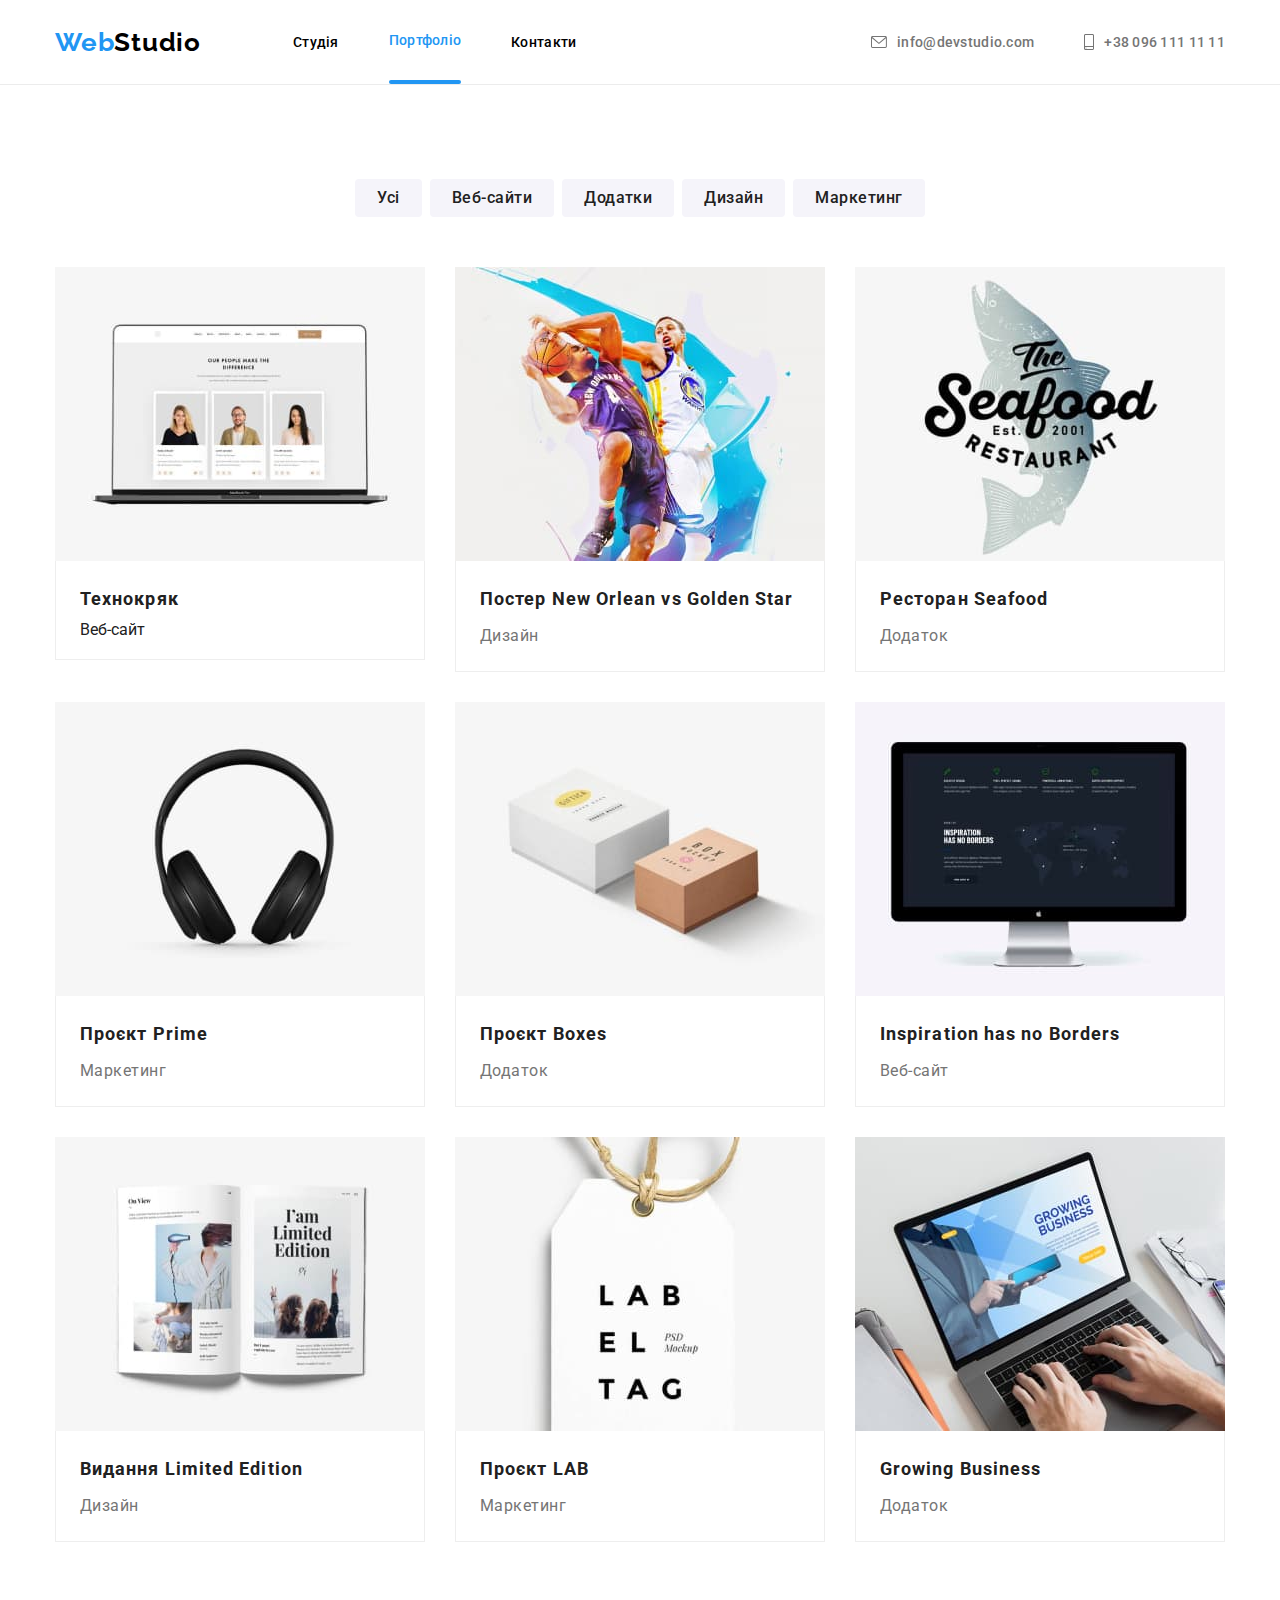
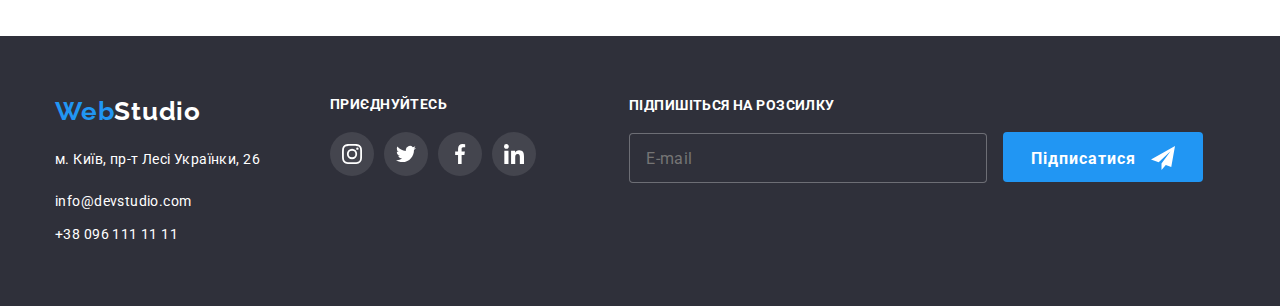
<file: portfolio.html>
<!DOCTYPE html>
<html lang="uk">
  <head>
    <meta charset="UTF-8" />
    <meta http-equiv="X-UA-Compatible" content="IE=edge" />
    <meta name="viewport" content="width=device-width, initial-scale=1.0" />
    <title>Портфоліо</title>
    <link rel="preconnect" href="https://fonts.googleapis.com" />
    <link rel="preconnect" href="https://fonts.gstatic.com" crossorigin />
    <link
      rel="stylesheet"
      href="https://cdnjs.cloudflare.com/ajax/libs/modern-normalize/1.1.0/modern-normalize.min.css"
    />
    <link
      href="https://fonts.googleapis.com/css2?family=Montserrat&family=Raleway:wght@700&family=Roboto:wght@400;500;700;900&display=swap"
      rel="stylesheet"
    />
    <link rel="stylesheet" href="./css/main.min.css" />
  </head>
  <body>
    <header>
      <div class="header container">
        <nav class="header-nav-box">
          <a
            class="header-logo"
            href=" https://hannayeromina.github.io/goit-markup-hw-03/"
            lang="en"
            ><span class="logo__span">Web</span>Studio</a
          >
          <ul class="header-nav-site">
            <li class="header-nav-site__list">
              <a class="header-nav-site__link" href="./index.html">Студія</a>
            </li>
            <li class="header-nav-site__list header-nav-site__list--line">
              <a class="header-nav-site__link header-nav-site__link--blue" href="./portfolio.html">Портфоліо</a>
            </li>
            <li class="header-nav-site__list">
              <a class="header-nav-site__link" href="/">Контакти</a>
            </li>
          </ul>
        </nav>
        <ul class="header-contact list">
          <li class="header-contact__list">
            <a class="header-contact__link" href="mailto:info@devstudio.com"
              ><svg width="16" height="12" class="header-contact__icon">
                <use href="./images/icons.svg#icon-envelope"></use>
              </svg>
              info@devstudio.com</a
            >
          </li>
          <li class="header-contact__list">
            <a class="header-contact__link" href="tel:+380961111111"
              ><svg width="10" height="16" class="header-contact__icon">
                <use href="./images/icons.svg#icon-smartphone"></use>
              </svg>
              +38 096 111 11 11</a
            >
          </li>
        </ul>
      </div>
    </header>
    <main>
      <section class="portfolio-section">
        <div class="container">
          <ul class="list portfolio-nav">
            <li class="portfolio-nav__list">
              <button class="portfolio-nav__button" type="button">Усі</button>
            </li>
            <li class="portfolio-nav__list">
              <button class="portfolio-nav__button" type="button">Веб-сайти</button>
            </li>
            <li class="portfolio-nav__list">
              <button class="portfolio-nav__button" type="button">Додатки</button>
            </li>
            <li class="portfolio-nav__list">
              <button class="portfolio-nav__button" type="button">Дизайн</button>
            </li>
            <li class="portfolio-nav__list">
              <button class="portfolio-nav__button" type="button">Маркетинг</button>
            </li>
          </ul>
          <ul class="list portfolio-gallery">
            <li class="portfolio-card">
              <a class="portfolio-card__link" href="/">
                <div class="portfolio-card__overlay">
                  <img
                    class="portfolio-card__images"
                    src="./images/img1.jpg"
                    alt="Ноутбук"
                    width="370"
                    height="294"
                  />
                  <div class="portfolio-card__text">
                    <p>
                      Ресурс пропонує комплексні пропозиції з різним рівнем
                      функціоналу та сервісів. Все це дозволить відвідувачу
                      отримати вичерпні відомості про компанію чи приватну
                      особу.
                    </p>
                  </div>
                </div>
                <div class="portfolio-card__border">
                  <h3 class="portfolio-card__title">Технокряк</h3>
                  <p class="paragraph-portfolio">Веб-сайт</p>
                </div>
              </a>
            </li>
            <li class="portfolio-card">
              <a class="portfolio-card__link" href="/">
                <div class="portfolio-card__overlay">
                  <img
                    class="portfolio-card__images"
                    src="./images/img2.jpg"
                    alt="Баскетболісти"
                    width="370"
                    height="294"
                  />
                  <div class="portfolio-card__text">
                    <p>
                      Ресурс пропонує комплексні пропозиції з різним рівнем
                      функціоналу та сервісів. Все це дозволить відвідувачу
                      отримати вичерпні відомості про компанію чи приватну
                      особу.
                    </p>
                  </div>
                </div>
                <div class="portfolio-card__border">
                  <h3 class="portfolio-card__title">
                    Постер New Orlean vs Golden Star
                  </h3>
                  <p class="portfolio-card__paragraph">Дизайн</p>
                </div>
              </a>
            </li>
            <li class="portfolio-card">
              <a class="portfolio-card__link" href="/">
                <div class="portfolio-card__overlay">
                  <img
                    class="portfolio-card__images"
                    src="./images/img3.jpg"
                    alt="Логотип ресторана"
                    width="370"
                    height="294"
                  />
                  <div class="portfolio-card__text">
                    <p>
                      Ресурс пропонує комплексні пропозиції з різним рівнем
                      функціоналу та сервісів. Все це дозволить відвідувачу
                      отримати вичерпні відомості про компанію чи приватну
                      особу.
                    </p>
                  </div>
                </div>
                <div class="portfolio-card__border">
                  <h3 class="portfolio-card__title">Ресторан Seafood</h3>
                  <p class="portfolio-card__paragraph">Додаток</p>
                </div>
              </a>
            </li>
            <li class="portfolio-card">
              <a class="portfolio-card__link" href="/">
                <div class="portfolio-card__overlay">
                  <img
                    class="portfolio-card__images"
                    src="./images/img4.jpg"
                    alt="Навушники"
                    width="370"
                    height="294"
                  />
                  <div class="portfolio-card__text">
                    <p>
                      Ресурс пропонує комплексні пропозиції з різним рівнем
                      функціоналу та сервісів. Все це дозволить відвідувачу
                      отримати вичерпні відомості про компанію чи приватну
                      особу.
                    </p>
                  </div>
                </div>
                <div class="portfolio-card__border">
                  <h3 class="portfolio-card__title">Проєкт Prime</h3>
                  <p class="portfolio-card__paragraph">Маркетинг</p>
                </div>
              </a>
            </li>
            <li class="portfolio-card">
              <a class="portfolio-card__link" href="/">
                <div class="portfolio-card__overlay">
                  <img
                    class="portfolio-card__images"
                    src="./images/img5.jpg"
                    alt="Дві коробки"
                    width="370"
                    height="294"
                  />
                  <div class="portfolio-card__text">
                    <p>
                      Ресурс пропонує комплексні пропозиції з різним рівнем
                      функціоналу та сервісів. Все це дозволить відвідувачу
                      отримати вичерпні відомості про компанію чи приватну
                      особу.
                    </p>
                  </div>
                </div>
                <div class="portfolio-card__border">
                  <h3 class="portfolio-card__title">Проєкт Boxes</h3>
                  <p class="portfolio-card__paragraph">Додаток</p>
                </div>
              </a>
            </li>
            <li class="portfolio-card">
              <a class="portfolio-card__link" href="/">
                <div class="portfolio-card__overlay">
                  <img
                    class="portfolio-card__images"
                    src="./images/img6.jpg"
                    alt="Монітор компьютера"
                    width="370"
                    height="294"
                  />
                  <div class="portfolio-card__text">
                    <p>
                      Ресурс пропонує комплексні пропозиції з різним рівнем
                      функціоналу та сервісів. Все це дозволить відвідувачу
                      отримати вичерпні відомості про компанію чи приватну
                      особу.
                    </p>
                  </div>
                </div>
                <div class="portfolio-card__border">
                  <h3 class="portfolio-card__title">Inspiration has no Borders</h3>
                  <p class="portfolio-card__paragraph">Веб-сайт</p>
                </div>
              </a>
            </li>
            <li class="portfolio-card">
              <a class="portfolio-card__link" href="/">
                <div class="portfolio-card__overlay">
                  <img
                    class="portfolio-card__images"
                    src="./images/img7.jpg"
                    alt="Відкрита книга"
                    width="370"
                    height="294"
                  />
                  <div class="portfolio-card__text">
                    <p>
                      Ресурс пропонує комплексні пропозиції з різним рівнем
                      функціоналу та сервісів. Все це дозволить відвідувачу
                      отримати вичерпні відомості про компанію чи приватну
                      особу.
                    </p>
                  </div>
                </div>
                <div class="portfolio-card__border">
                  <h3 class="portfolio-card__title">Видання Limited Edition</h3>
                  <p class="portfolio-card__paragraph">Дизайн</p>
                </div>
              </a>
            </li>
            <li class="portfolio-card">
              <a class="portfolio-card__link" href="/">
                <div class="portfolio-card__overlay">
                  <img
                    class="portfolio-card__images"
                    src="./images/img8.jpg"
                    alt="Бірка"
                    width="370"
                    height="294"
                  />
                  <div class="portfolio-card__text">
                    <p>
                      Ресурс пропонує комплексні пропозиції з різним рівнем
                      функціоналу та сервісів. Все це дозволить відвідувачу
                      отримати вичерпні відомості про компанію чи приватну
                      особу.
                    </p>
                  </div>
                </div>
                <div class="portfolio-card__border">
                  <h3 class="portfolio-card__title">Проєкт LAB</h3>
                  <p class="portfolio-card__paragraph">Маркетинг</p>
                </div>
              </a>
            </li>
            <li class="portfolio-card">
              <a class="portfolio-card__link" href="/">
                <div class="portfolio-card__overlay">
                  <img
                    class="portfolio-card__images"
                    src="./images/img9.jpg"
                    alt="Користувач за ноутбуком"
                    width="370"
                    height="294"
                  />
                  <div class="portfolio-card__text">
                    <p>
                      Ресурс пропонує комплексні пропозиції з різним рівнем
                      функціоналу та сервісів. Все це дозволить відвідувачу
                      отримати вичерпні відомості про компанію чи приватну
                      особу.
                    </p>
                  </div>
                </div>
                <div class="portfolio-card__border">
                  <h3 class="portfolio-card__title">Growing Business</h3>
                  <p class="portfolio-card__paragraph">Додаток</p>
                </div>
              </a>
            </li>
          </ul>
        </div>
      </section>
    </main>
    <footer class="footer">
      <div class="container footer-box">
        <div class="footer-box-contact">
          <a
            class="footer-logo"
            href="https://hannayeromina.github.io/goit-markup-hw-01/"
            lang="en"
            ><span class="logo__span">Web</span>Studio</a
          >
          <address>
            <ul class="list footer-contact">
              <li>
                <a
                  class="footer-contact__address"
                  href="https://goo.gl/maps/ZajisYMfi6u8uZzd6"
                  >м. Київ, пр-т Лесі Українки, 26</a
                >
              </li>
              <li>
                <a class="footer-contact__contact" href="mailto:info@devstudio.com"
                  >info@devstudio.com</a
                >
              </li>
              <li>
                <a class="footer-contact__contact" href="tel:+380961111111"
                  >+38 096 111 11 11</a
                >
              </li>
            </ul>
          </address>
        </div>
        <div class="footer-network">
          <p class="footer-network__text">приєднуйтесь</p>
          <ul class="footer-network__box list">
            <li>
              <a class="footer-network__icon" href="/">
                <svg width="20" height="20">
                  <use href="./images/icons.svg#icon-instagram"></use>
                </svg>
              </a>
            </li>
            <li>
              <a class="footer-network__icon" href="/">
                <svg width="20" height="20">
                  <use href="./images/icons.svg#icon-twitter"></use>
                </svg>
              </a>
            </li>
            <li>
              <a class="footer-network__icon" href="/">
                <svg width="20" height="20">
                  <use href="./images/icons.svg#icon-facebook"></use>
                </svg>
              </a>
            </li>
            <li>
              <a class="footer-network__icon" href="/">
                <svg width="20" height="20">
                  <use href="./images/icons.svg#icon-linkedin"></use>
                </svg>
              </a>
            </li>
          </ul>
        </div>
        <div>
          <form name="form-footer">
            <div class="footer-form">
              <label class="footer-form__label" for="email-footer"
                >Підпишіться на розсилку</label
              >
              <input
                class="footer-form__input"
                type="email"
                name="email-footer"
                id="email-footer"
                placeholder="E-mail"
              />
            </div>
            <button class="footer-button" type="submit">
              Підписатися
              <svg class="footer-button__icon" width="24" height="24">
                <use href="./images/icons.svg#icon-send"></use>
              </svg>
            </button>
          </form>
        </div>
      </div>
    </footer>
  </body>
</html>
</file>
<file: css/main.min.css>
body{background-color:#fff;font-family:Roboto,sans-serif;color:#212121}html{box-sizing:border-box}h1,h2,h3,p,ul{margin:0 0;padding:0 0}li{list-style-type:none}.container{width:100%;margin:0 auto;padding:0 15px}@media(min-width: 768px){.container{width:100%}}@media(min-width: 1200px){.container{width:1200px}}.hidden{display:none}.list{list-style:none;margin:0;padding:0}.second-title{text-align:center;font-weight:700;font-size:28px;line-height:32.81px;letter-spacing:.03em;margin-bottom:30px}@media(min-width: 1200px){.second-title{font-size:36px;line-height:42.19px;margin-bottom:50px}}.benefits{padding-top:60px;padding-bottom:60px}.benefits-card__box{display:flex;justify-content:center;align-items:center;width:450px;height:120px;background-color:#f5f4fa;margin-bottom:30px}@media(min-width: 768px){.benefits-card__box{width:354px}}@media(min-width: 1200px){.benefits-card__box{width:270px}}.benefits-card__icon{width:70px;height:70px}.benefits-card__title{font-weight:700;font-size:14px;line-height:16.41px;letter-spacing:.03em;margin-bottom:10px;text-align:center}@media(min-width: 768px){.benefits-card__title{text-align:left}}.benefits-card__text{font-size:14px;line-height:24px;letter-spacing:.03em;color:#757575}.benefits-card__list{margin-bottom:30px}.benefits-card__list:last-child{margin-bottom:0}@media(min-width: 768px)and (max-width: 1200px){.benefits-card{display:flex;flex-wrap:wrap}.benefits-card__list{flex:1;margin-bottom:0}.benefits-card__list:nth-child(-n+2){margin-bottom:30px}.benefits-card .benefits-card__list:nth-child(odd){margin-right:30px}}@media(min-width: 1200px){.benefits{padding-top:94px;padding-bottom:0}.benefits-card__list{margin-bottom:0}.benefits-card .benefits-card__list:not(:last-child){margin-right:30px}.benefits-card{display:flex}}.customers{display:flex;flex:1;width:100%;margin:0;padding-top:60px;padding-bottom:60px}@media(min-width: 1200px){.customers{padding-top:94px;padding-bottom:94px}}.customers-card{display:flex;flex-wrap:wrap}.customers-card__list{margin-right:30px;margin-bottom:30px}@media(min-width: 1200px){.customers-card__list{margin-bottom:0}}@media(max-width: 767px){.customers-card__list:nth-child(2n){margin-right:0}.customers-card__list:nth-child(n+5){margin-bottom:0}}@media(min-width: 768px)and (max-width: 1199px){.customers-card__list:nth-child(3n){margin-right:0}.customers-card__list:nth-child(n+4){margin-bottom:0}}@media(min-width: 1200px){.customers-card__list:last-child{margin-right:0}}.customers-card__link{display:flex;justify-content:center;align-items:center;border:1px solid #afb1b8;border-radius:4px;width:210px;height:92px;fill:#afb1b8;transition:border-color 250ms cubic-bezier(0.4, 0, 0.2, 1),fill 250ms cubic-bezier(0.4, 0, 0.2, 1)}@media(min-width: 768px){.customers-card__link{width:226px}}@media(min-width: 1200px){.customers-card__link{width:170px}}.customers-card__link:hover{border-color:#2196f3;fill:#2196f3}@media(max-width: 1199px){.developments{display:none}}@media(min-width: 1200px){.developments{padding:94px 0}.developments__title{margin-bottom:50px}.developments-card{display:flex;position:relative}.developments-card__list{width:370px;margin-right:30px}.developments-card__list:last-child{margin-right:0}.developments-card__image{display:block;max-width:100%;height:auto}.developments-card__text{position:absolute;display:flex;bottom:0;font-weight:700;font-size:14px;line-height:16.41px;letter-spacing:.03em;text-transform:uppercase;width:370px;height:70px;background-color:#2f303a;color:#fff;align-items:center;justify-content:center;opacity:.8}}.footer{display:flex;background-color:#2f303a;margin:auto;padding-top:60px;padding-bottom:60px}@media(min-width: 768px){.footer-box{display:flex;flex-wrap:wrap}}.footer-box-contact{margin-bottom:60px}@media(min-width: 768px)and (max-width: 1199px){.footer-box-contact{margin-bottom:0;padding-left:76px}}@media(min-width: 1200px){.footer-box-contact{margin-bottom:0;margin-right:70px}}.footer-logo{display:flex;justify-content:center;font-family:Raleway;font-weight:700;text-decoration:none;color:#fff;font-size:26px;line-height:30.52px;letter-spacing:.03em;margin:0 0;margin-bottom:20px}@media(min-width: 1200px){.footer-logo{display:inline-block}}.footer-contact li{display:flex;justify-content:center;margin-bottom:8px}@media screen and (min-width: 768px){.footer-contact li:last-child{margin-bottom:0}}@media screen and (min-width: 1200px){.footer-contact li{justify-content:left;margin-bottom:9px}}.footer-contact__address{font-size:14px;line-height:24px;letter-spacing:.03em;color:#fff;text-decoration:none;font-style:normal;margin-bottom:9px;transition:color 250ms cubic-bezier(0.4, 0, 0.2, 1)}.footer-contact__address:hover{color:#2196f3}.footer-contact__contact{font-size:14px;line-height:24px;letter-spacing:.03em;color:#fff;text-decoration:none;font-style:normal;margin-bottom:9px;transition:color 250ms cubic-bezier(0.4, 0, 0.2, 1)}.footer-contact__contact:last-child{margin-bottom:0}.footer-contact__contact:hover{color:#2196f3}.footer-network__text{display:flex;justify-content:center;color:#fff;font-weight:700;line-height:16.41px;letter-spacing:.03em;font-size:14px;text-transform:uppercase;margin-bottom:20px}@media(min-width: 1200px){.footer-network__text{justify-content:initial}}.footer-network{margin-bottom:60px}@media(min-width: 768px)and (max-width: 1199px){.footer-network{margin-left:165px;margin-bottom:0}}@media(min-width: 1200px){.footer-network{margin-right:93px;margin-bottom:0}}.footer-network__box{display:flex;justify-content:center;gap:10px}.footer-network__icon{display:flex;justify-content:center;align-items:center;width:44px;height:44px;border-radius:50%;fill:#fff;background-color:rgba(255,255,255,.1);transition:background-color 250ms cubic-bezier(0.4, 0, 0.2, 1)}.footer-network__icon:hover{background-color:#2196f3}@media(min-width: 768px)and (max-width: 1199px){.form-footer{display:inline;margin:60px auto 0}}.footer-form{width:450px;display:inline-block;margin-bottom:20px}@media(min-width: 1200px){.footer-form{width:358px;margin-bottom:20px;margin-right:12px}}.footer-form__label{display:flex;justify-content:center;font-weight:700;font-size:14px;line-height:16.41px;letter-spacing:.03em;text-transform:uppercase;color:#fff;margin-bottom:20px}@media(min-width: 1200px){.footer-form__label{display:inline-block}}.footer-form__input{font-weight:400;font-size:16px;line-height:20px;letter-spacing:.03em;color:rgba(255,255,255,.6);width:450px;height:50px;border-radius:4px;border:1px solid rgba(255,255,255,.3);padding-left:16px;padding-bottom:15px;padding-top:15px;background-color:#2f303a;transition:border-color 250ms cubic-bezier(0.4, 0, 0.2, 1)}@media(min-width: 1200px){.footer-form__input{width:358px}}.footer-form__input:focus{outline:none;border-color:#2196f3}.footer-button{display:block;margin:0 auto;width:200px;height:50px;font-weight:700;font-size:16px;line-height:30px;letter-spacing:.06em;color:#fff;align-items:center;background:#2196f3;border-radius:4px;border:0;cursor:pointer}@media(min-width: 1200px){.footer-button{display:inline;margin:0}}.footer-button__icon{position:relative;top:6px;margin-left:10px;fill:#fff}.form-modal__text{line-height:1.15;font-weight:700;font-size:20px;letter-spacing:.03em;text-align:center;margin-bottom:12px}.form-modal__label{display:block;margin-bottom:4px;font-weight:400;font-size:12px;line-height:14.06px;letter-spacing:.01em;color:#757575}.form-modal__box{position:relative;margin-bottom:10px}.form-modal__input{width:370px;height:40px;padding-left:42px;border:1px solid rgba(33,33,33,.2);border-radius:4px;transition:border-color 250ms cubic-bezier(0.4, 0, 0.2, 1);cursor:pointer}.form-modal__input:hover,.form-modal__input:focus,.form-modal__input:focus-visible{outline:none;border-color:#2196f3}@media screen and (min-width: 1200px){.form-modal__input{width:448px}}.form-modal__input:hover~.form-modal__icon,.form-modal__input:focus~.form-modal__icon{fill:#2196f3}.form-modal__icon{position:absolute;left:12px;top:11px;fill:#212121;pointer-events:none;transition:fill 250ms cubic-bezier(0.4, 0, 0.2, 1)}.form-modal__comment{display:block;margin-bottom:20px;padding:12px 16px;width:370px;height:120px;resize:none;border:1px solid rgba(33,33,33,.2);border-radius:4px;cursor:pointer;transition:border-color 250ms cubic-bezier(0.4, 0, 0.2, 1)}.form-modal__comment:focus,.form-modal__comment:focus-visible{outline:none;border-color:#2196f3}@media screen and (min-width: 1200px){.form-modal__comment{width:448px}}.form-modal__agreement{display:flex;align-items:center;justify-content:center;font-weight:400;font-size:12px;line-height:14.06px;letter-spacing:.03em;color:#757575;margin-bottom:30px}@media screen and (min-width: 1200px){.form-modal__agreement{font-size:14px;line-height:24px}}.form-modal__checkbox{-webkit-appearance:none;-moz-appearance:none;appearance:none;display:block;margin-right:8.38px}.form-modal__span{display:inline-block;width:16px;height:15px;margin-right:7px;border-radius:1px;background-repeat:no-repeat;background-position:50% 50%;border:1px solid #212121}.form-modal__checkbox:checked+.form-modal__span{border:none;background-color:#2196f3;background-image:url("../images/check.svg")}.form-modal__link{font-weight:400;font-size:12px;line-height:14.06px;letter-spacing:.03em;color:#2196f3}@media screen and (min-width: 1200px){.form-modal__link{font-size:14px;line-height:24px}}.form-button{display:block;margin:0 auto;width:200px;height:50px;border:none;border-radius:4px;background-color:#2196f3;font-weight:700;font-size:16px;line-height:30px;letter-spacing:.06em;color:#fff;cursor:pointer}.backdrop{position:fixed;top:0;left:0;width:100%;height:100%;background-color:rgba(0,0,0,.2);opacity:1;transition:opacity 250ms cubic-bezier(0.4, 0, 0.2, 1)}.backdrop.is-hidden{opacity:0;pointer-events:none}.backdrop.is-hidden.modal{transform:translate(-50%, -50%) scale(0.9)}.modal{position:absolute;padding:40px 40px;top:50%;left:50%;width:450px;height:609px;background-color:#fff;transform:translate(-50%, -50%) scale(1);transition:transform 250ms cubic-bezier(0.4, 0, 0.2, 1)}@media screen and (min-width: 1200px){.modal{width:528px;height:581px}}.button-modal{cursor:pointer;position:absolute;right:8px;top:8px;width:30px;height:30px;color:#000;border-radius:50%;border-color:rgba(0,0,0,.1);background-color:#fff}.header-contact{display:none}@media(min-width: 768px){.header-contact{display:inline}}@media(min-width: 1200px){.header-contact{display:flex;justify-content:flex-end;margin-left:auto}}@media(min-width: 768px)and (max-width: 1199px){.header-contact__list{margin-right:0;margin-bottom:10px}}@media(min-width: 1200px){.header-contact__list{margin-right:50px}.header-contact__list:last-child{margin-right:0}}.header-contact__link{display:block;font-weight:500;font-size:14px;line-height:16.41px;letter-spacing:.02em;text-decoration:none;color:#757575;fill:#757575;display:flex;align-items:center;transition:color 250ms cubic-bezier(0.4, 0, 0.2, 1),fill 250ms cubic-bezier(0.4, 0, 0.2, 1)}@media screen and (min-width: 1200px){.header-contact__link{padding:32px 0}}.header-contact__link:hover{color:#2196f3;fill:#2196f3}.header-contact__icon{margin-right:10px}.menu-button{display:inline-flex;margin:0;padding:0;border:none;background-color:#fff}.header-logo{margin:0 0;font-family:Raleway;font-weight:700;color:#000;text-decoration:none;font-size:26px;line-height:30.52px;letter-spacing:.03em;width:145px}.logo__span{color:#2196f3}.header-nav-site{display:none}@media(min-width: 768px){.header-nav-site{display:flex;align-items:center;margin:0 0;margin-left:93px}.header-nav-site__list{margin-right:50px}.header-nav-site__list:last-child{margin-right:0}.header-nav-site__list--line::after{content:"";display:block;background-color:#2196f3;height:4px;cursor:pointer;border-radius:2px}.header-nav-site__link{position:relative;display:block;padding:32px 0;font-weight:500;font-size:14px;line-height:16px;letter-spacing:.02em;text-decoration:none;color:#000;transition:color 250ms cubic-bezier(0.4, 0, 0.2, 1)}.header-nav-site__link:hover{color:#2196f3}.header-nav-site__link--blue{color:#2196f3}}header{border-bottom:1px solid #ececec}.header{min-height:60px;position:relative;display:flex;align-items:center;justify-content:space-between}.header-nav-box{display:flex;align-items:center}.hero{background-size:cover;background-color:#2f303a;background-image:linear-gradient(to right, rgba(47, 48, 58, 0.4), rgba(47, 48, 58, 0.4)),url(../images/hero-mob.jpg);max-width:1600px;height:400px;margin:0px auto;padding:118px 0;background-repeat:no-repeat;background-position:center}@media screen and (min-device-pixel-ratio: 2),screen and (-webkit-min-device-pixel-ratio: 2),screen and (min-resolution: 192dpi),screen and (min-resolution: 2dppx){.hero{background-image:linear-gradient(to right, rgba(47, 48, 58, 0.4), rgba(47, 48, 58, 0.4)),url(../images/hero-mob@2x.jpg)}}@media(min-width: 768px){.hero{background-image:linear-gradient(to right, rgba(47, 48, 58, 0.4), rgba(47, 48, 58, 0.4)),url(../images/hero-tab.jpg)}}@media screen and (min-width: 768px)and (min-device-pixel-ratio: 2),screen and (min-width: 768px)and (-webkit-min-device-pixel-ratio: 2),screen and (min-width: 768px)and (min-resolution: 192dpi),screen and (min-width: 768px)and (min-resolution: 2dppx){.hero{background-image:linear-gradient(to right, rgba(47, 48, 58, 0.4), rgba(47, 48, 58, 0.4)),url(../images/hero-tab@2x.jpg)}}@media(min-width: 1200px){.hero{height:600px;padding:200px 0;background-image:linear-gradient(to right, rgba(47, 48, 58, 0.4), rgba(47, 48, 58, 0.4)),url(../images/hero-des.jpg)}}@media screen and (min-width: 1200px)and (min-device-pixel-ratio: 2),screen and (min-width: 1200px)and (-webkit-min-device-pixel-ratio: 2),screen and (min-width: 1200px)and (min-resolution: 192dpi),screen and (min-width: 1200px)and (min-resolution: 2dppx){.hero{background-image:linear-gradient(to right, rgba(47, 48, 58, 0.4), rgba(47, 48, 58, 0.4)),url(../images/hero-des@2x.jpg)}}.hero__title{font-weight:900;font-size:26px;line-height:42px;letter-spacing:.06em;text-align:center;width:360px;margin-left:auto;margin-right:auto;margin-bottom:30px;color:#fff;text-transform:uppercase}@media(min-width: 1200px){.hero__title{font-size:44px;line-height:60px;width:696px}}.hero-button{display:block;padding:10px 24px;margin:0 auto;font-weight:700;line-height:30px;font-size:16px;letter-spacing:.06em;color:#fff;background-color:#2196f3;cursor:pointer;border-radius:4px}@media(min-width: 1200px){.hero-button{padding:10px 32px}}.menu-container{position:fixed;top:0;left:0;width:100%;height:100%;background-color:#fff;pointer-events:none;transform:translate(50%, -50%) scale(0.9);opacity:0;transition:opacity 250ms cubic-bezier(0.4, 0, 0.2, 1),transform 250ms cubic-bezier(0.4, 0, 0.2, 1)}.menu-container.is-open{pointer-events:auto;opacity:1;top:50%;left:50%;transform:translate(-50%, -50%) scale(1)}.menu-button{position:absolute;top:10px;right:15px}@media screen and (min-width: 768px){.menu-button{display:none}}.menu-button__hover:hover{color:#2196f3}.menu-nav-site{margin-top:48px;margin-left:48px}.menu-nav-site__list:first-child{margin-bottom:35.71px}.menu-nav-site__list:nth-child(even){margin-bottom:32px}.menu-nav-site__link{text-decoration:none;color:#212121;font-weight:500;font-size:40px;line-height:46.88px;letter-spacing:.02em}.menu-nav-site__link--blue{color:inherit;color:#2196f3}.menu-footer{position:absolute;bottom:48px}.menu-contact__link{text-decoration:none;margin-left:40px}.menu-contact__tel{display:inline-block;color:#2196f3;font-weight:500;font-size:34px;line-height:39.84px;letter-spacing:.02em;margin-bottom:32px}.menu-contact__mail{display:inline-block;color:#757575;font-weight:500;font-size:24px;line-height:28.13px;letter-spacing:.02em;margin-bottom:64px}.menu-network{display:flex;margin-left:40px}.menu-network:last-child{margin-right:0}.menu-network__link{margin-right:20px;text-decoration:none;color:#2196f3;font-weight:500;font-size:18px;line-height:22px;letter-spacing:.02em}.portfolio-gallery{display:flex;flex-wrap:wrap}.portfolio-card{width:370px;margin-right:30px;margin-bottom:30px}.portfolio-card:nth-child(3n){margin-right:0}.portfolio-card:nth-last-child(-n+3){margin-bottom:0}.portfolio-card__link{text-decoration:none;color:inherit;display:block;box-shadow:none;transition:box-shadow 250ms cubic-bezier(0.4, 0, 0.2, 1)}.portfolio-card__link:hover{box-shadow:0px 4px 4px rgba(0,0,0,.25)}.portfolio-card__link:hover .portfolio-card__text{transform:translatey(0)}.portfolio-card__overlay{position:relative;overflow:hidden}.portfolio-card__images{display:block;max-width:100%;height:auto}.portfolio-card__text{position:absolute;top:0;width:370px;height:294px;cursor:pointer;background-color:rgba(33,150,243,.9);transform:translatey(100%);transition:transform 250ms cubic-bezier(0.4, 0, 0.2, 1)}.portfolio-card__text>p{font-weight:400;font-size:18px;line-height:28px;letter-spacing:.03em;color:#fff;padding-top:61px;padding-left:24px}.portfolio-card__border{border-left:1px solid #eee;border-right:1px solid #eee;border-bottom:1px solid #eee;padding:20px 24px}.portfolio-card__title{font-weight:700;font-size:18px;line-height:36px;letter-spacing:.06em;margin-bottom:4px}.portfolio-card__paragraph{font-size:16px;line-height:30px;letter-spacing:.03em;color:#757575}.portfolio-section{padding-top:94px;padding-bottom:94px}.portfolio-nav{display:flex;justify-content:center;margin-bottom:50px}.portfolio-nav__list{margin-right:8px}.portfolio-nav__list:last-child{margin-right:0px}.portfolio-nav__button{font-family:inherit;font-weight:500;line-height:26px;font-size:16px;letter-spacing:.03em;text-decoration:none;color:#212121;background-color:#f5f4fa;box-sizing:0;border:none;cursor:pointer;border-radius:4px;padding:6px 22px;transition:color 250ms cubic-bezier(0.4, 0, 0.2, 1),background-color 250ms cubic-bezier(0.4, 0, 0.2, 1),box-shadow 250ms cubic-bezier(0.4, 0, 0.2, 1)}.portfolio-nav__button:hover{color:#fff;background-color:#2196f3;box-shadow:0px 4px rgba(0,0,0,.25)}.portfolio-nav__button:focus{box-shadow:0px 4px rgba(0,0,0,.25)}.team{padding:60px 0;background-color:#f5f4fa}@media(min-width: 1200px){.team{padding:94px 0}}@media(min-width: 768px){.team-card{display:flex;flex-wrap:wrap}}.team-card__list{width:450px;margin-right:0;margin-bottom:30px;background-color:#fff;border-radius:4px;box-shadow:0px 4px 4px rgba(0,0,0,.25)}.team-card__list:last-child{margin-bottom:0}@media(min-width: 768px)and (max-width: 1199px){.team-card__list{margin-bottom:30px;margin-right:30px;width:354px}.team-card__list:nth-child(2n){margin-right:0}.team-card__list:nth-child(n+3){margin-bottom:0}}@media(min-width: 1200px){.team-card__list{margin-right:30px;margin-bottom:0;width:270px}.team-card__list:last-child{margin-right:0}}.team-card__foto{display:block;max-width:100%;height:auto}.team-card__name{font-weight:500;font-size:16px;line-height:18.75px;letter-spacing:.03em;text-align:center;padding-top:30px;margin-bottom:10px}.team-card__job{line-height:18.75px;font-size:16px;letter-spacing:.03em;color:#757575;text-align:center;margin-bottom:16px}.team-card__networks{display:flex;justify-content:center;padding-bottom:30px;gap:10px}.team-card__icon{display:flex;justify-content:center;align-items:center;width:44px;height:44px;outline:1px solid #fff;border-radius:50%;fill:#afb1b8;transition:background-color 250ms cubic-bezier(0.4, 0, 0.2, 1),fill 250ms cubic-bezier(0.4, 0, 0.2, 1)}.team-card__icon:hover{background-color:#2196f3;fill:#fff}/*# sourceMappingURL=main.min.css.map */
</file>
